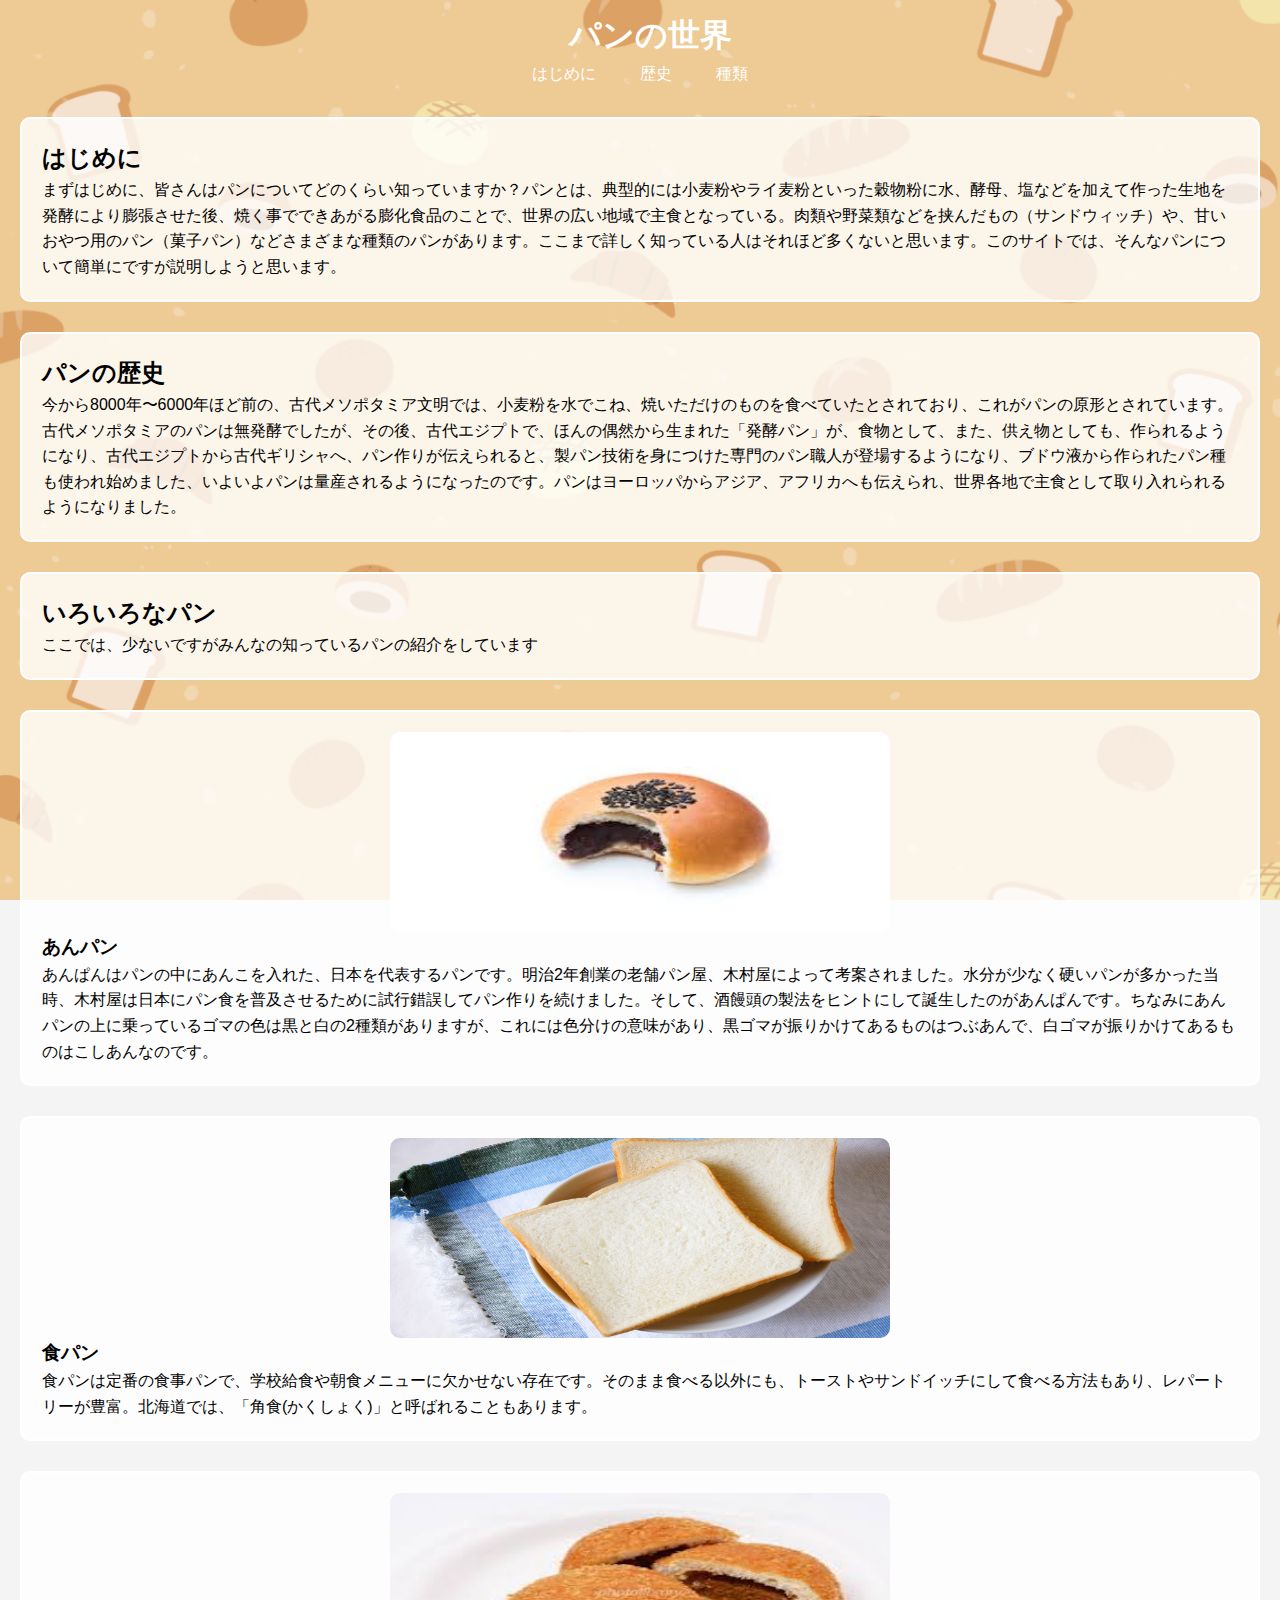
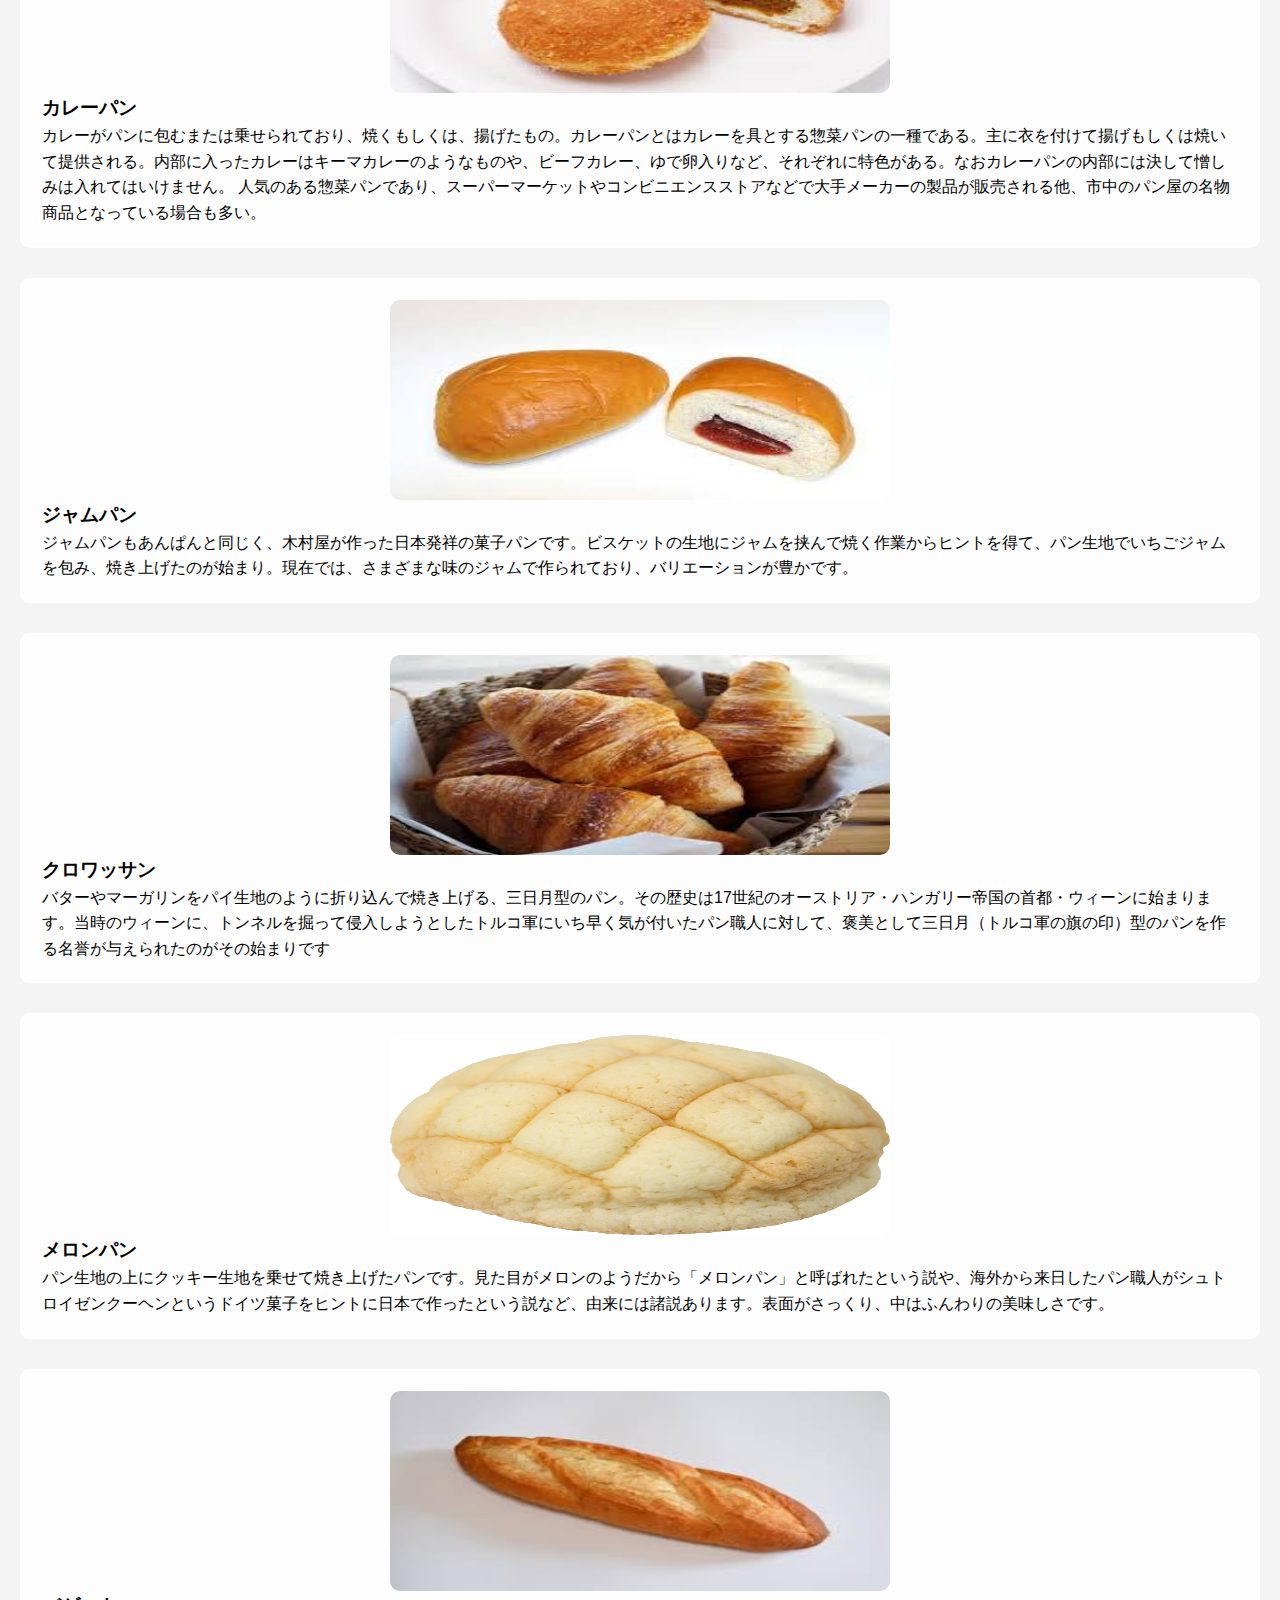
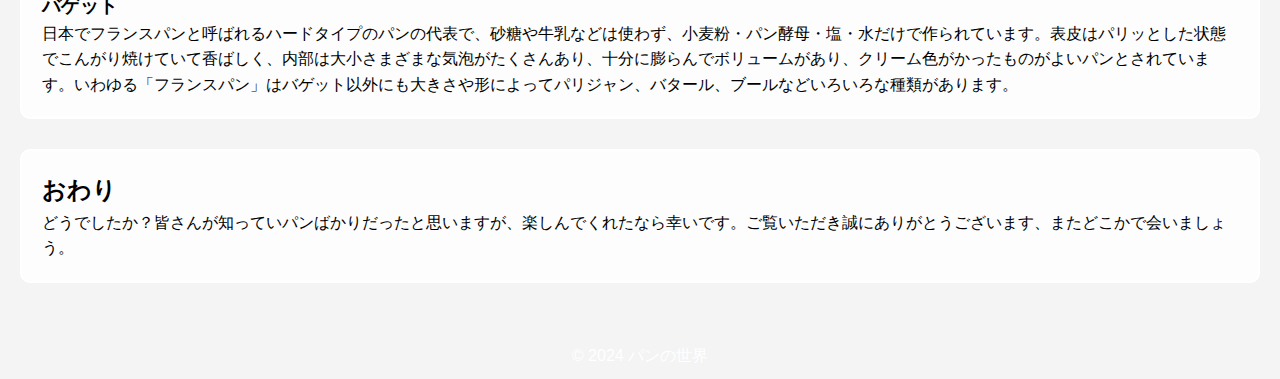
<file: index.html>
﻿<!DOCTYPE html>
<html lang="ja">
<head>
    <meta charset="UTF-8">
    <meta name="viewport" content="width=device-width, initial-scale=1.0">
    <title>パンの世界</title>
    <link rel="stylesheet" href="styles.css">
</head>
<body>
    <header>
        <h1>パンの世界</h1>
        <nav>
            <ul>
                <li><a href="#recipes">はじめに</a></li>
                <li><a href="#history">歴史</a></li>
                <li><a href="#kinds">種類</a></li>
            </ul>
        </nav>
    </header>
    <main>
        <section id="recipes">
            <h2>はじめに</h2>
            <p>まずはじめに、皆さんはパンについてどのくらい知っていますか？パンとは、典型的には小麦粉やライ麦粉といった穀物粉に水、酵母、塩などを加えて作った生地を発酵により膨張させた後、焼く事でできあがる膨化食品のことで、世界の広い地域で主食となっている。肉類や野菜類などを挟んだもの（サンドウィッチ）や、甘いおやつ用のパン（菓子パン）などさまざまな種類のパンがあります。ここまで詳しく知っている人はそれほど多くないと思います。このサイトでは、そんなパンについて簡単にですが説明しようと思います。            </p>
        </section>
        <section id="history">
            <h2>パンの歴史</h2>
            <p>今から8000年〜6000年ほど前の、古代メソポタミア文明では、小麦粉を水でこね、焼いただけのものを食べていたとされており、これがパンの原形とされています。古代メソポタミアのパンは無発酵でしたが、その後、古代エジプトで、ほんの偶然から生まれた「発酵パン」が、食物として、また、供え物としても、作られるようになり、古代エジプトから古代ギリシャへ、パン作りが伝えられると、製パン技術を身につけた専門のパン職人が登場するようになり、ブドウ液から作られたパン種も使われ始めました、いよいよパンは量産されるようになったのです。パンはヨーロッパからアジア、アフリカへも伝えられ、世界各地で主食として取り入れられるようになりました。</p>
        </section>
        <section id="kinds">
            <h2>いろいろなパン</h2>
            <p>ここでは、少ないですがみんなの知っているパンの紹介をしています
            </p>
        </section>
        <section class="highlight">
            <img src="img\img5.jpg">
            <h3>あんパン</h3>
            <p>あんぱんはパンの中にあんこを入れた、日本を代表するパンです。明治2年創業の老舗パン屋、木村屋によって考案されました。水分が少なく硬いパンが多かった当時、木村屋は日本にパン食を普及させるために試行錯誤してパン作りを続けました。そして、酒饅頭の製法をヒントにして誕生したのがあんぱんです。ちなみにあんパンの上に乗っているゴマの色は黒と白の2種類がありますが、これには色分けの意味があり、黒ゴマが振りかけてあるものはつぶあんで、白ゴマが振りかけてあるものはこしあんなのです。
            </p>
        </section>
        <section class="highlight">
            <img src="img\img3.jpg">
            <h3>食パン</h3>
            <p>食パンは定番の食事パンで、学校給食や朝食メニューに欠かせない存在です。そのまま食べる以外にも、トーストやサンドイッチにして食べる方法もあり、レパートリーが豊富。北海道では、「角食(かくしょく)」と呼ばれることもあります。
            </p>
        </section>
        <section class="highlight">
            <img src="img\img8.jpg">
            <h3>カレーパン</h3>
            <p>カレーがパンに包むまたは乗せられており、焼くもしくは、揚げたもの。カレーパンとはカレーを具とする惣菜パンの一種である。主に衣を付けて揚げもしくは焼いて提供される。内部に入ったカレーはキーマカレーのようなものや、ビーフカレー、ゆで卵入りなど、それぞれに特色がある。なおカレーパンの内部には決して憎しみは入れてはいけません。 人気のある惣菜パンであり、スーパーマーケットやコンビニエンスストアなどで大手メーカーの製品が販売される他、市中のパン屋の名物商品となっている場合も多い。
            </p>
        </section>
        <section class="highlight">
            <img src="img\img6.jpg">
            <h3>ジャムパン</h3>
            <p>ジャムパンもあんぱんと同じく、木村屋が作った日本発祥の菓子パンです。ビスケットの生地にジャムを挟んで焼く作業からヒントを得て、パン生地でいちごジャムを包み、焼き上げたのが始まり。現在では、さまざまな味のジャムで作られており、バリエーションが豊かです。
            </p>
        </section>
        <section class="highlight">
            <img src="img\img7.jpg">
            <h3>クロワッサン</h3>
            <p>バターやマーガリンをパイ生地のように折り込んで焼き上げる、三日月型のパン。その歴史は17世紀のオーストリア・ハンガリー帝国の首都・ウィーンに始まります。当時のウィーンに、トンネルを掘って侵入しようとしたトルコ軍にいち早く気が付いたパン職人に対して、褒美として三日月（トルコ軍の旗の印）型のパンを作る名誉が与えられたのがその始まりです
            </p>
        </section>
        <section class="highlight">
            <img src="img\img4.jpg">
            <h3>メロンパン</h3>
            <p>パン生地の上にクッキー生地を乗せて焼き上げたパンです。見た目がメロンのようだから「メロンパン」と呼ばれたという説や、海外から来日したパン職人がシュトロイゼンクーヘンというドイツ菓子をヒントに日本で作ったという説など、由来には諸説あります。表面がさっくり、中はふんわりの美味しさです。
            </p>
        </section>
        <section class="highlight">
            <img src="img\img2.jpg">
            <h3>バゲット</h3>
            <p>日本でフランスパンと呼ばれるハードタイプのパンの代表で、砂糖や牛乳などは使わず、小麦粉・パン酵母・塩・水だけで作られています。表皮はパリッとした状態でこんがり焼けていて香ばしく、内部は大小さまざまな気泡がたくさんあり、十分に膨らんでボリュームがあり、クリーム色がかったものがよいパンとされています。いわゆる「フランスパン」はバゲット以外にも大きさや形によってパリジャン、バタール、ブールなどいろいろな種類があります。
            </p>
        </section>
        <section>
        <h2>おわり</h2>
        <p>どうでしたか？皆さんが知っていパンばかりだったと思いますが、楽しんでくれたなら幸いです。ご覧いただき誠にありがとうございます、またどこかで会いましょう。
        </p>
        </section>
    </main>
    <footer>
        <p>&copy; 2024 パンの世界</p>
    </footer>
</body>
</html>
</file>
<file: styles.css>
/* リセットCSS */
* {
    margin: 0;
    padding: 0;
    box-sizing: border-box;
}

body {
    font-family: Arial, sans-serif;
    line-height: 1.6;
    background-color: #f4f4f4;
    background-image: url('img/img1.png'); /* 背景画像を設定 */
    background-size: cover; /* 背景画像をカバー */
    background-attachment: fixed; /* スクロールしても背景画像が追従する */
    display: flex;
    flex-direction: column;
    min-height: 100vh;
}

header {
    background: rgba(235, 202, 151, 0); /* 背景に半透明の色を重ねる */
    color: #fff;
    padding: 10px 0;
    width: 100%;
}

header h1 {
    margin: 0;
    padding-left: 20px;
    text-align: center; /* テキストを中央揃えにする */
}

nav ul {
    list-style: none;
    padding: 0;
    text-align: center;
}

nav ul li {
    display: inline;
}

nav ul li a {
    color: #fff;
    text-decoration: none;
    padding: 10px 20px;
}

main {
    padding: 20px;
    flex: 1; /* メインコンテンツがフレックスコンテナの残りのスペースを占める */
}

section {
    margin-bottom: 30px;
    background-color: rgba(255, 255, 255, 0.8);
    padding: 20px;
    border: 2px solid #fff; /* 白い線で囲む */
    border-radius: 10px;
}

footer {
    background: rgba(235, 202, 151, 0); /* 背景に半透明の色を重ねる */
    color: #fff;
    text-align: center;
    padding: 10px 0;
    width: 100%;
}

.highlight img {
    width: 500px;
    height: auto;
    max-height: 200px; /* 必要に応じて最大高さを調整 */
    border-radius: 10px; /* セクションの角の丸みと一致させるため */
    display: block; /* 中央揃えにするためにブロック要素にする */
    margin: 0 auto; /* 左右のマージンを自動にして中央揃えにする */
}
</file>
